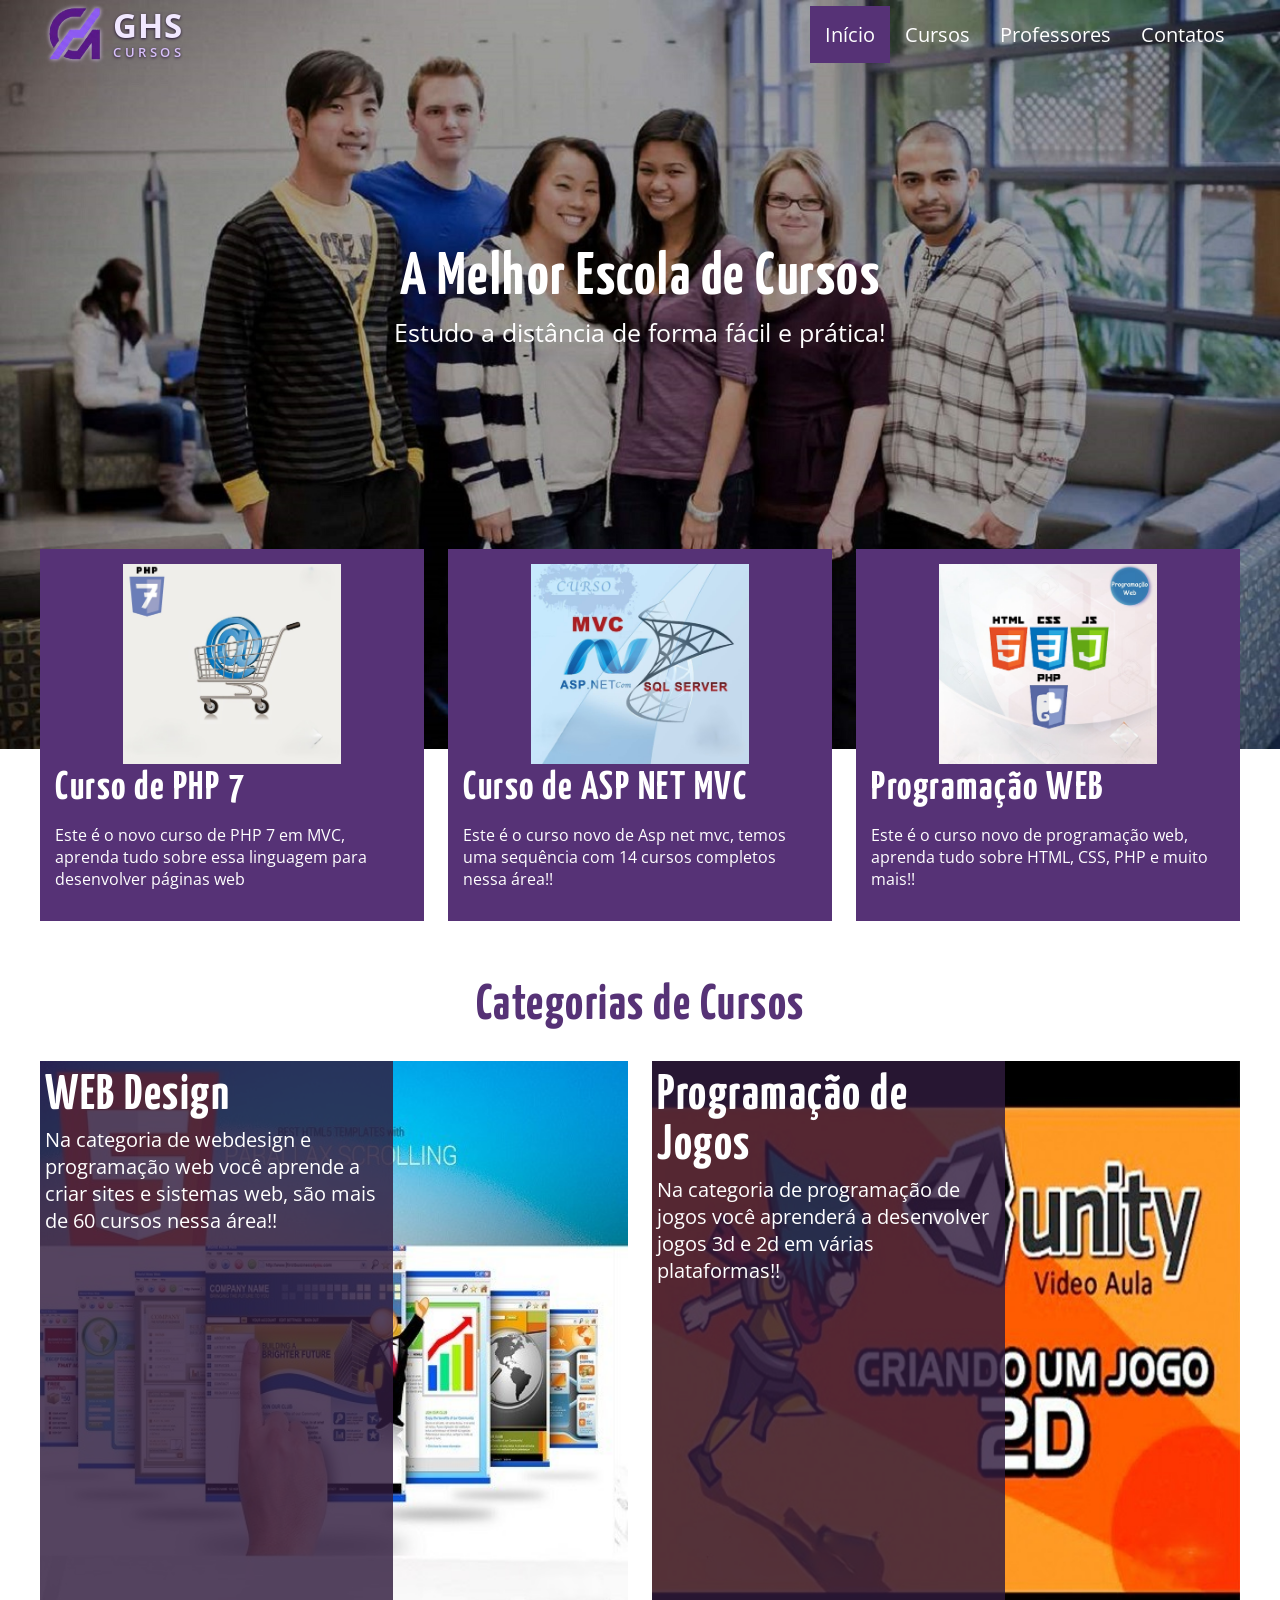
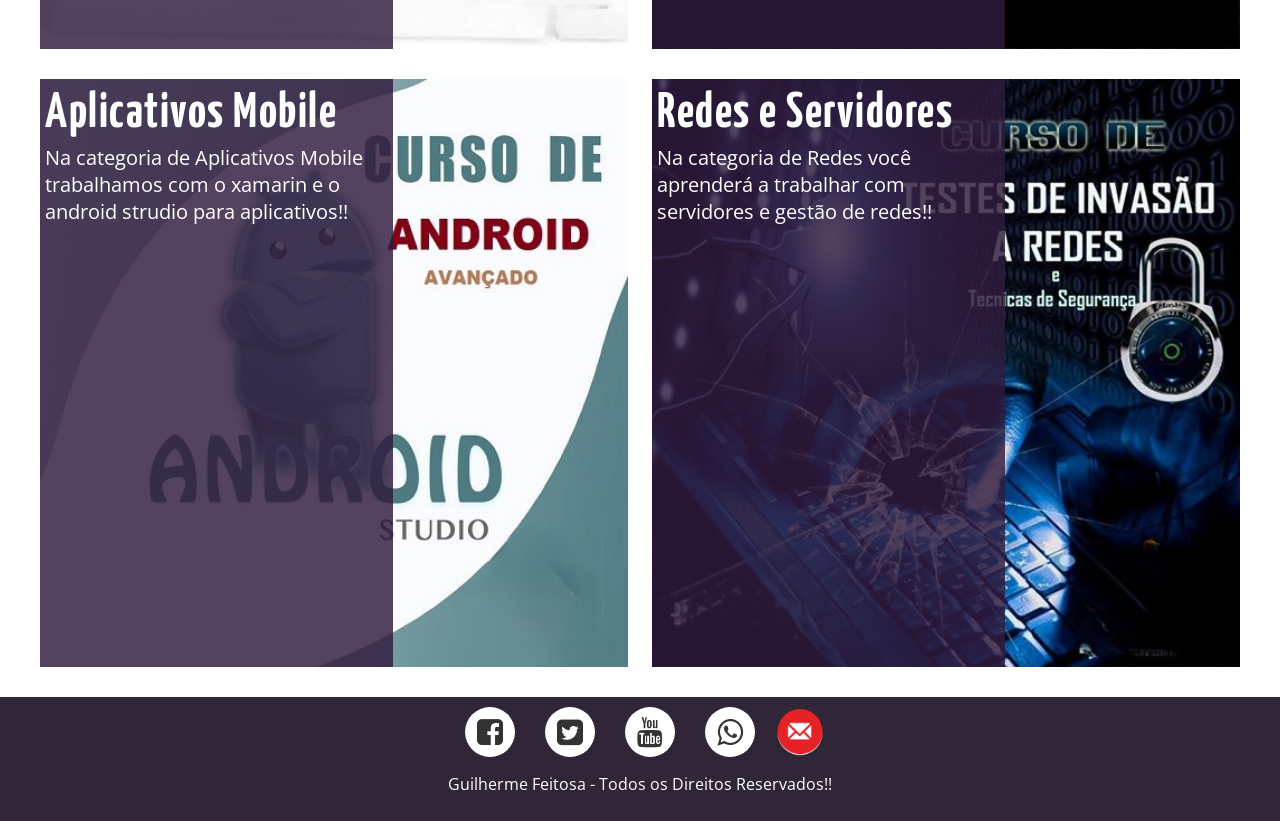
<file: index.html>
<!DOCTYPE html>
<html lang="pt-BR">

<head>

    <!-- Configuração de conjunto de caracteres para suporte  e acentos e caracteres essenciais -->
    <meta charset="UTF-8">

    <!-- Configuração de viewport para responsividade em dispositivos móveis -->
    <meta name="viewport" content="width=device-width, initial-scale=1.0">

    <!-- Palavras-chave e descrição para otimização de motores de busca (SEO) -->
    <meta name="keywords" content="curso de programação web, curso programador web, programar web, programação web">
    <meta name="description" content="Aprender programação, Aprenda programação com Profesor Guilherme H. S. Feitosa">

    <!-- Favicon (icone que aparece na aba do navegador) -->
    <link rel="shortcut icon" type="image/png" href="img/escola.png">

    <!-- Importação de biblioteca externa de ícones (Myfontastic) -->
<link href="https://cdnjs.cloudflare.com/ajax/libs/font-awesome/4.7.0/css/font-awesome.min.css" rel="stylesheet"/>

    <!-- Importação de folha de estilos (CSS principal) -->
    <link href="css/inicio.css?v=6" rel="stylesheet" type="text/css" />

    <link rel="stylesheet" href="css/transicoes.css">
    <!-- Título da página exibido no navegador -->
    <title>GHS - Início</title>
</head>
<body>

    <!-- #######################################################
         CABEÇALHO DA PÁGINA (HEADER)
         ####################################################### -->
    <header class="header">
        <div class="conteudo">

            <!-- Logotipo da escola/site -->
            <h1 class="logo"><img src="img/logo-simbolo.png" alt="" width="230" height="220"><span class="logo_nome">GHS<span class="logo_subtitulo">CURSOS</span></span></h1>

            <!-- Botão de menu hamburguer para telas menores (acionado via JS) -->
            <button class="icon-menu" id="btn-menu" type="button" aria-expanded="false" aria-controls="nav" aria-label="Abrir menu">☰</button>

            <!-- Menu de navegação principal -->
             <nav class="nav" id="nav" aria-label="Menu principal">
                    <ul class="menu">
                        <li class="menu_item"><a href="index.html" class="menu_link select" aria-current="page">Início</a></li>
                        <li class="menu_item"><a href="curso.html" class="menu_link">Cursos</a></li>
                        <li class="menu_item"><a href="professores.html" class="menu_link">Professores</a></li>
                        <li class="menu_item"><a href="contatos.html" class="menu_link">Contatos</a></li>
                </ul>
            </nav>
        </div>
    </header>

    <!-- ########################################################
         BANNER PRINCIPAL / DESTAQUE
         ######################################################## -->
    <div class="banner">
        <img src="img/banner.jpg" alt="Banner">
        <div class="conteudo">
            <h2 class="banner_titulo">A Melhor Escola de Cursos</h2>
            <p class="banner_txt">Estudo a distância de forma fácil e prática!</p>
        </div>
    </div>

    <!-- ########################################################
         CONTEÚDO PRINCIPAL (MAIN)
         ######################################################## -->
    <main class = "main">
        <div class= "conteudo">

            <!-- Secção de Destaques / Cursos em evidência -->
            <section class = "info">

                <!-- artigo 1: Cirsp de PHP-->
                <article class = "info_coluna">
                    <img src = "img/php.jpg" alt="Curso de PHP 7" class="info_img" />
                    <h2 class = "info_titulo">Curso de PHP 7</h2>
                    <p class = "info_txt">Este é o novo curso de PHP 7 em MVC, aprenda tudo sobre essa linguagem para desenvolver páginas web</p>
                </article>

                <!-- artigo 2: Curso de ASP.NET -->
                <article class="info_coluna">
                    <img src="img/asp.jpg" alt="Curso de ASP NET MVC" class="info_img">
                    <h2 class="info_titulo">Curso de ASP NET MVC</h2>
                    <p class = "info_txt"> Este é o curso novo de Asp net mvc, temos uma sequência com 14
                        cursos completos nessa área!!</p>
                </article>

                <!-- Artigo 3 : Curso de Programação Web -->
                <article class="info_coluna">
                    <img src="img/web.jpg" alt="Curso de Programação web" class="info_img">
                    <h2 class = "info_titulo">Programação WEB</h2>
                    <p class="info_txt">Este é o curso novo de programação web, aprenda tudo sobre HTML,
                        CSS, PHP e muito mais!!</p>
                </article>
            </section>

            <!-- Secção de Categorias de Curso -->
             <section class="cursos">
                <h2 class="section_titulo">Categorias de Cursos</h2>

                <!-- Categoria 1: Web Design -->
                <div class="cursos_coluna">
                    <img src="img/catweb.jpg" alt="Categoria web Design" class="cursos_img">
                    <div class="cursos_descricao">
                        <h2 class="cursos_titulo">WEB Design</h2>
                        <div class="cursos_txt">
                            Na categoria de webdesign e programação web você aprende a criar sites e sistemas web,
                            são mais de 60 cursos nessa área!!
                        </div>
                    </div>
                </div>

            <!-- Categoria 2: Programação de Jogos -->
                 <div class="cursos_coluna">
                    <img src="img/catjogos.jpg" alt="Categoria Jogos" class="cursos_img">
                    <div class="cursos_descricao">
                        <h2 class="cursos_titulo">Programação de Jogos</h2>
                        <div class="cursos_txt">
                            Na categoria de programação de jogos você aprenderá a desenvolver jogos 3d e
                            2d em várias plataformas!!
                        </div>
                    </div>
                 </div>

             <!-- Categoria 3: Aplicativos Mobile -->
                  <div class="cursos_coluna">
                    <img src="img/catapp.jpg" alt="Categoria mobile" class="cursos_img">
                    <div class="cursos_descricao">
                        <h2 class="cursos_titulo">Aplicativos Mobile</h2>
                        <div class="cursos_txt">
                            Na categoria de Aplicativos Mobile trabalhamos com o xamarin e o
                            android strudio para aplicativos!!
                        </div>
                    </div>
                  </div>

              <!-- Categoria 4: Redes e Servidores -->
                <div class="cursos_coluna">
                    <img src="img/catredes.jpg" alt="Categoria Redes" class="cursos_img">
                    <div class="cursos_descricao">
                        <h2 class="cursos_titulo">Redes e Servidores</h2>
                        <div class="cursos_txt">
                            Na categoria de Redes você aprenderá a trabalhar com servidores e gestão de redes!!
                        </div>
                    </div>
                </div>
        </section>
    </div>
</main>

<!-- ####################################################
     RODAPÉ DA PÁGINA (FOOTER)
     #################################################### -->
<footer class="footer">
    <div class="conteudo">

        <!-- links de Redes Sociais e Contactos -->
        <div class="social">
            <a href="https://www.facebook.com/" class="icon-facebook-square" target="_blank" aria-label="Facebook"></a>
            <a href="https://x.com/?lang=pt" class="icon-twitter-square" target="_blank" aria-label="Twitter"></a>
            <a href="https://www.youtube.com/" class="icon-youtube" target="_blank" aria-label="Youtube"></a>
            <a href="https://web.whatsapp.com/login/" class="icon-whatsapp" title="11 97327-5288" target="_blank" aria-label="Whatsapp"></a>
            <a href="https://mail.google.com/mail/u/0/?hl=pt-BR#inbox" target="_blank" aria-label="E-mail">
                <img src="img/email.png" width="50px" alt="teste@hotmail.com" title="teste@hotmail.com">
            </a>
        </div>

    <!-- Direitos de Autor -->
        <p class="copy">Guilherme Feitosa - Todos os Direitos Reservados!!</p>
    </div>
</footer>

<!-- ===========================================================
     SCRIPTS JAVASCRIPT
     =========================================================== -->
<!-- -->
     <script type="text/javascript" src="js/main.js?v=3"></script>

</body>
</html>
</file>
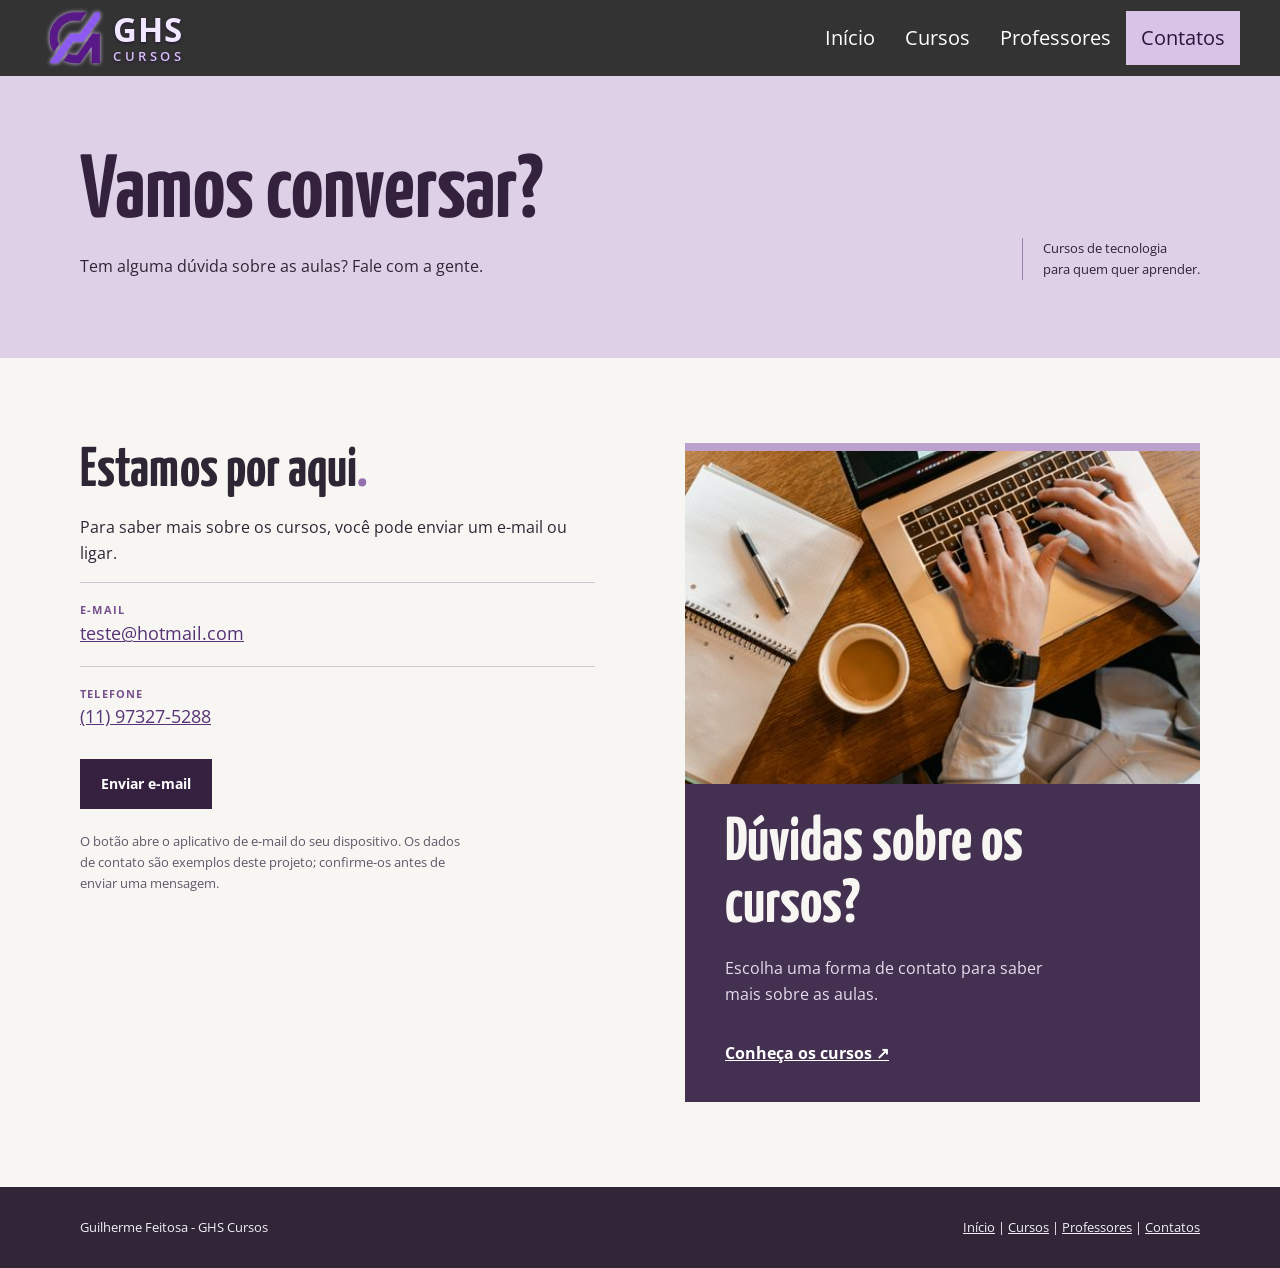
<file: contatos.html>
<!DOCTYPE html>
<html lang="pt-BR">
<head>
    <meta charset="UTF-8">
    <meta name="viewport" content="width=device-width, initial-scale=1.0">
    <meta name="description" content="Entre em contato com a GHS - Cursos.">
    <link rel="icon" href="img/escola.png" type="image/png">
    <link rel="stylesheet" href="css/catalogo.css?v=13">
    <link rel="stylesheet" href="css/transicoes.css">
    <title>GHS - Contatos</title>
</head>
<body>
    <!-- Cabeçalho do site -->
    <header class="cabecalho">
        <div class="conteudo cabecalho_conteudo">
            <a class="logo" href="index.html"><img src="img/logo-simbolo.png" alt="" width="230" height="220"><span class="logo_nome">GHS<span class="logo_subtitulo">CURSOS</span></span></a>
            <button class="menu_botao" id="btn-menu" type="button" aria-expanded="false" aria-controls="nav" aria-label="Abrir menu">☰</button>
            <nav class="nav" id="nav" aria-label="Menu principal">
                <ul>
                    <li><a href="index.html">Início</a></li>
                    <li><a href="curso.html">Cursos</a></li>
                    <li><a href="professores.html">Professores</a></li>
                    <li><a href="contatos.html" class="atual" aria-current="page">Contatos</a></li>
                </ul>
            </nav>
        </div>
    </header>
    <main>
        <!-- Página de contatos -->
        <section class="contato_topo">
            <div class="conteudo contato_topo_conteudo"><div><h1>Vamos conversar?</h1><p>Tem alguma dúvida sobre as aulas? Fale com a gente.</p></div><p class="contato_topo_nota">Cursos de tecnologia<br>para quem quer aprender.</p></div>
        </section>
        <section class="conteudo contato_conteudo">
            <div class="contato_info">
                <h2>Estamos por aqui<span>.</span></h2>
                <p>Para saber mais sobre os cursos, você pode enviar um e-mail ou ligar.</p>
                <div class="dados"><strong>E-mail</strong><a href="mailto:teste@hotmail.com">teste@hotmail.com</a></div>
                <div class="dados"><strong>Telefone</strong><a href="tel:+5511973275288">(11) 97327-5288</a></div>
                <a class="botao botao_escuro" id="email-contato" href="mailto:teste@hotmail.com?subject=Informa%C3%A7%C3%B5es%20sobre%20os%20cursos">Enviar e-mail</a>
                <p class="aviso">O botão abre o aplicativo de e-mail do seu dispositivo. Os dados de contato são exemplos deste projeto; confirme-os antes de enviar uma mensagem.</p>
            </div>
            <aside class="contato_arte">
                <img src="img/contato-online.jpg" alt="Pessoa digitando em um notebook ao lado de um caderno" width="500" height="333">
                <div class="contato_arte_texto">
                    <p class="contato_frase">Dúvidas sobre os cursos?</p>
                    <p>Escolha uma forma de contato para saber mais sobre as aulas.</p>
                    <a href="curso.html">Conheça os cursos <span aria-hidden="true">↗</span></a>
                </div>
            </aside>
        </section>
    </main>
    <!-- Rodapé -->
    <footer class="rodape">
        <div class="conteudo rodape_conteudo">
            <p>Guilherme Feitosa - GHS Cursos</p>
            <p><a href="index.html">Início</a> | <a href="curso.html">Cursos</a> | <a href="professores.html">Professores</a> | <a href="contatos.html">Contatos</a></p>
        </div>
    </footer>
    <script src="js/main.js?v=3"></script>
    <script src="js/contato.js"></script>
</body>
</html>
</file>
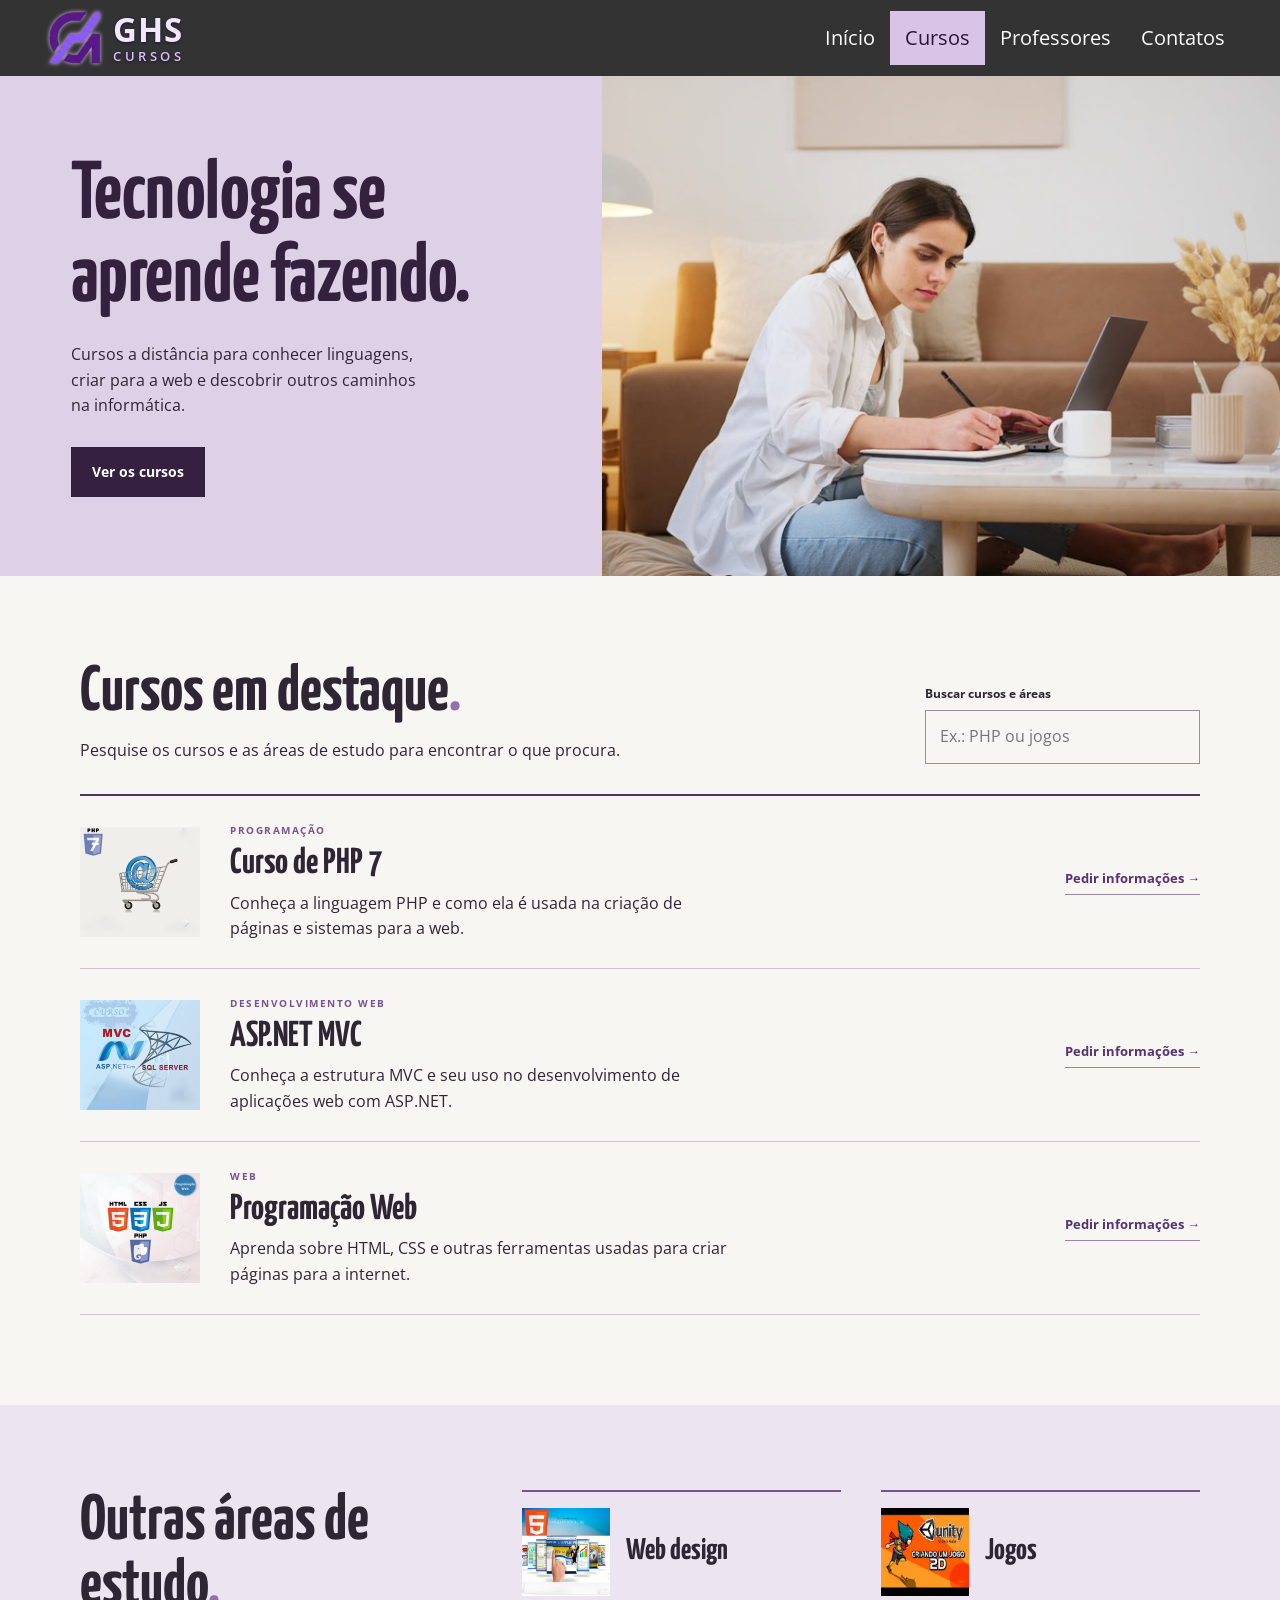
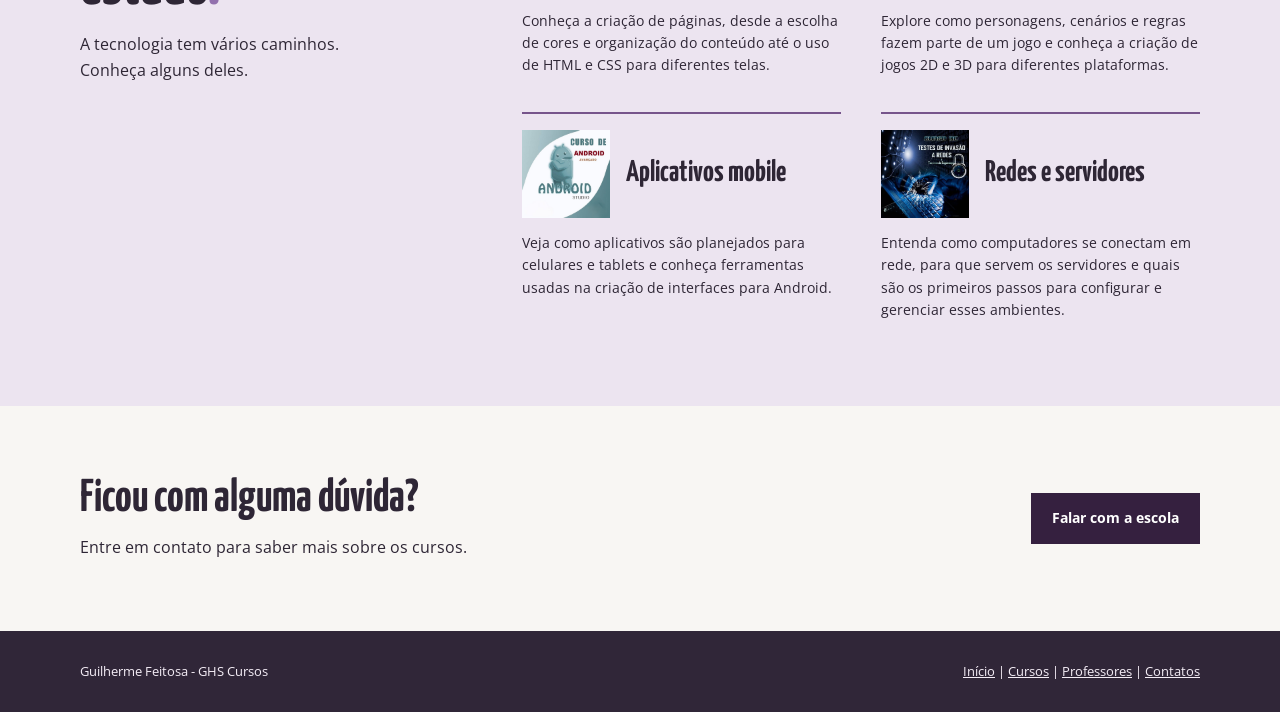
<file: curso.html>
<!DOCTYPE html>
<html lang="pt-BR">
<head>
    <meta charset="UTF-8">
    <meta name="viewport" content="width=device-width, initial-scale=1.0">
    <meta name="description" content="Conheça os cursos de programação e tecnologia da GHS - Cursos.">
    <link rel="icon" href="img/escola.png" type="image/png">
    <link rel="stylesheet" href="css/catalogo.css?v=13">
    <link rel="stylesheet" href="css/transicoes.css">
    <title>GHS - Cursos</title>
</head>
<body>
    <!-- Cabeçalho do site -->
    <header class="cabecalho">
        <div class="conteudo cabecalho_conteudo">
            <a class="logo" href="index.html"><img src="img/logo-simbolo.png" alt="" width="230" height="220"><span class="logo_nome">GHS<span class="logo_subtitulo">CURSOS</span></span></a>
            <button class="menu_botao" id="btn-menu" type="button" aria-expanded="false" aria-controls="nav" aria-label="Abrir menu">☰</button>
            <nav class="nav" id="nav" aria-label="Menu principal">
                <ul>
                    <li><a href="index.html">Início</a></li>
                    <li><a href="curso.html" class="atual" aria-current="page">Cursos</a></li>
                    <li><a href="professores.html">Professores</a></li>
                    <li><a href="contatos.html">Contatos</a></li>
                </ul>
            </nav>
        </div>
    </header>
    <main>
        <!-- Apresentação dos cursos -->
        <section class="abertura">
            <div class="abertura_texto">
                <h1>Tecnologia se aprende fazendo.</h1>
                <p>Cursos a distância para conhecer linguagens, criar para a web e descobrir outros caminhos na informática.</p>
                <a class="botao botao_escuro" href="#lista-cursos">Ver os cursos</a>
            </div>
            <figure class="abertura_imagem">
                <img src="img/estudo-distancia.jpg?v=2" alt="Pessoa estudando em casa com um notebook e um caderno" width="3840" height="2160">
            </figure>
        </section>

        <!-- Lista de cursos -->
        <section class="conteudo secao_catalogo" id="lista-cursos">
            <div class="cabecalho_secao">
                <div><h2>Cursos em destaque<span>.</span></h2><p>Pesquise os cursos e as áreas de estudo para encontrar o que procura.</p></div>
                <div class="busca" id="area-busca" hidden>
                    <label for="busca-curso">Buscar cursos e áreas</label>
                    <input id="busca-curso" type="search" placeholder="Ex.: PHP ou jogos" autocomplete="off" aria-describedby="resultado-busca">
                </div>
            </div>
            <p class="resultado" id="resultado-busca" role="status" aria-live="polite"></p>
            <div class="lista_cursos" id="cursos">
                <article class="curso" id="php" data-busca="php 7 php7">
                    <img class="curso_imagem" src="img/php.jpg" alt="Ilustração do curso de PHP 7" width="128" height="128">
                    <div class="curso_texto"><p class="curso_tipo">PROGRAMAÇÃO</p><h3>Curso de PHP 7</h3><p>Conheça a linguagem PHP e como ela é usada na criação de páginas e sistemas para a web.</p></div>
                    <a href="contatos.html?curso=PHP%207">Pedir informações <span aria-hidden="true">→</span><span class="sr-only"> sobre o curso de PHP 7</span></a>
                </article>
                <article class="curso" id="asp" data-busca="asp net mvc aspnet">
                    <img class="curso_imagem" src="img/asp.jpg" alt="Ilustração do curso de ASP.NET MVC" width="128" height="128">
                    <div class="curso_texto"><p class="curso_tipo">DESENVOLVIMENTO WEB</p><h3>ASP.NET MVC</h3><p>Conheça a estrutura MVC e seu uso no desenvolvimento de aplicações web com ASP.NET.</p></div>
                    <a href="contatos.html?curso=ASP.NET%20MVC">Pedir informações <span aria-hidden="true">→</span><span class="sr-only"> sobre ASP.NET MVC</span></a>
                </article>
                <article class="curso" id="web" data-busca="programação web html css sites internet">
                    <img class="curso_imagem" src="img/web.jpg" alt="Ilustração do curso de programação web" width="128" height="128">
                    <div class="curso_texto"><p class="curso_tipo">WEB</p><h3>Programação Web</h3><p>Aprenda sobre HTML, CSS e outras ferramentas usadas para criar páginas para a internet.</p></div>
                    <a href="contatos.html?curso=Programa%C3%A7%C3%A3o%20Web">Pedir informações <span aria-hidden="true">→</span><span class="sr-only"> sobre programação web</span></a>
                </article>
                <div id="resultados-areas"></div>
            </div>
        </section>

        <!-- Áreas de estudo -->
        <section class="areas" id="categorias">
            <div class="conteudo areas_conteudo">
                <div class="areas_intro"><h2>Outras áreas de estudo<span>.</span></h2><p>A tecnologia tem vários caminhos. Conheça alguns deles.</p></div>
                <div class="areas_lista">
                    <div class="area_estudo" data-busca="web design programação web sites html css">
                        <div class="area_cabecalho"><img src="img/catweb.jpg" alt="Ilustração sobre web design" width="104" height="104"><h3>Web design</h3></div>
                        <p>Conheça a criação de páginas, desde a escolha de cores e organização do conteúdo até o uso de HTML e CSS para diferentes telas.</p>
                    </div>
                    <div class="area_estudo" data-busca="jogos programação jogos 2d 3d">
                        <div class="area_cabecalho"><img src="img/catjogos.jpg" alt="Ilustração sobre programação de jogos" width="104" height="104"><h3>Jogos</h3></div>
                        <p>Explore como personagens, cenários e regras fazem parte de um jogo e conheça a criação de jogos 2D e 3D para diferentes plataformas.</p>
                    </div>
                    <div class="area_estudo" data-busca="aplicativos mobile celular tablet android">
                        <div class="area_cabecalho"><img src="img/catapp.jpg" alt="Ilustração sobre aplicativos mobile" width="104" height="104"><h3>Aplicativos mobile</h3></div>
                        <p>Veja como aplicativos são planejados para celulares e tablets e conheça ferramentas usadas na criação de interfaces para Android.</p>
                    </div>
                    <div class="area_estudo" data-busca="redes servidores computadores">
                        <div class="area_cabecalho"><img src="img/catredes.jpg" alt="Ilustração sobre redes e servidores" width="104" height="104"><h3>Redes e servidores</h3></div>
                        <p>Entenda como computadores se conectam em rede, para que servem os servidores e quais são os primeiros passos para configurar e gerenciar esses ambientes.</p>
                    </div>
                </div>
            </div>
        </section>
        <section class="conteudo duvida"><div><h2>Ficou com alguma dúvida?</h2><p>Entre em contato para saber mais sobre os cursos.</p></div><a class="botao botao_escuro" href="contatos.html">Falar com a escola</a></section>
    </main>
    <!-- Rodapé -->
    <footer class="rodape">
        <div class="conteudo rodape_conteudo">
            <p>Guilherme Feitosa - GHS Cursos</p>
            <p><a href="index.html">Início</a> | <a href="curso.html">Cursos</a> | <a href="professores.html">Professores</a> | <a href="contatos.html">Contatos</a></p>
        </div>
    </footer>
    <script src="js/main.js?v=3"></script>
    <script src="js/cursos.js?v=4"></script>
</body>
</html>
</file>
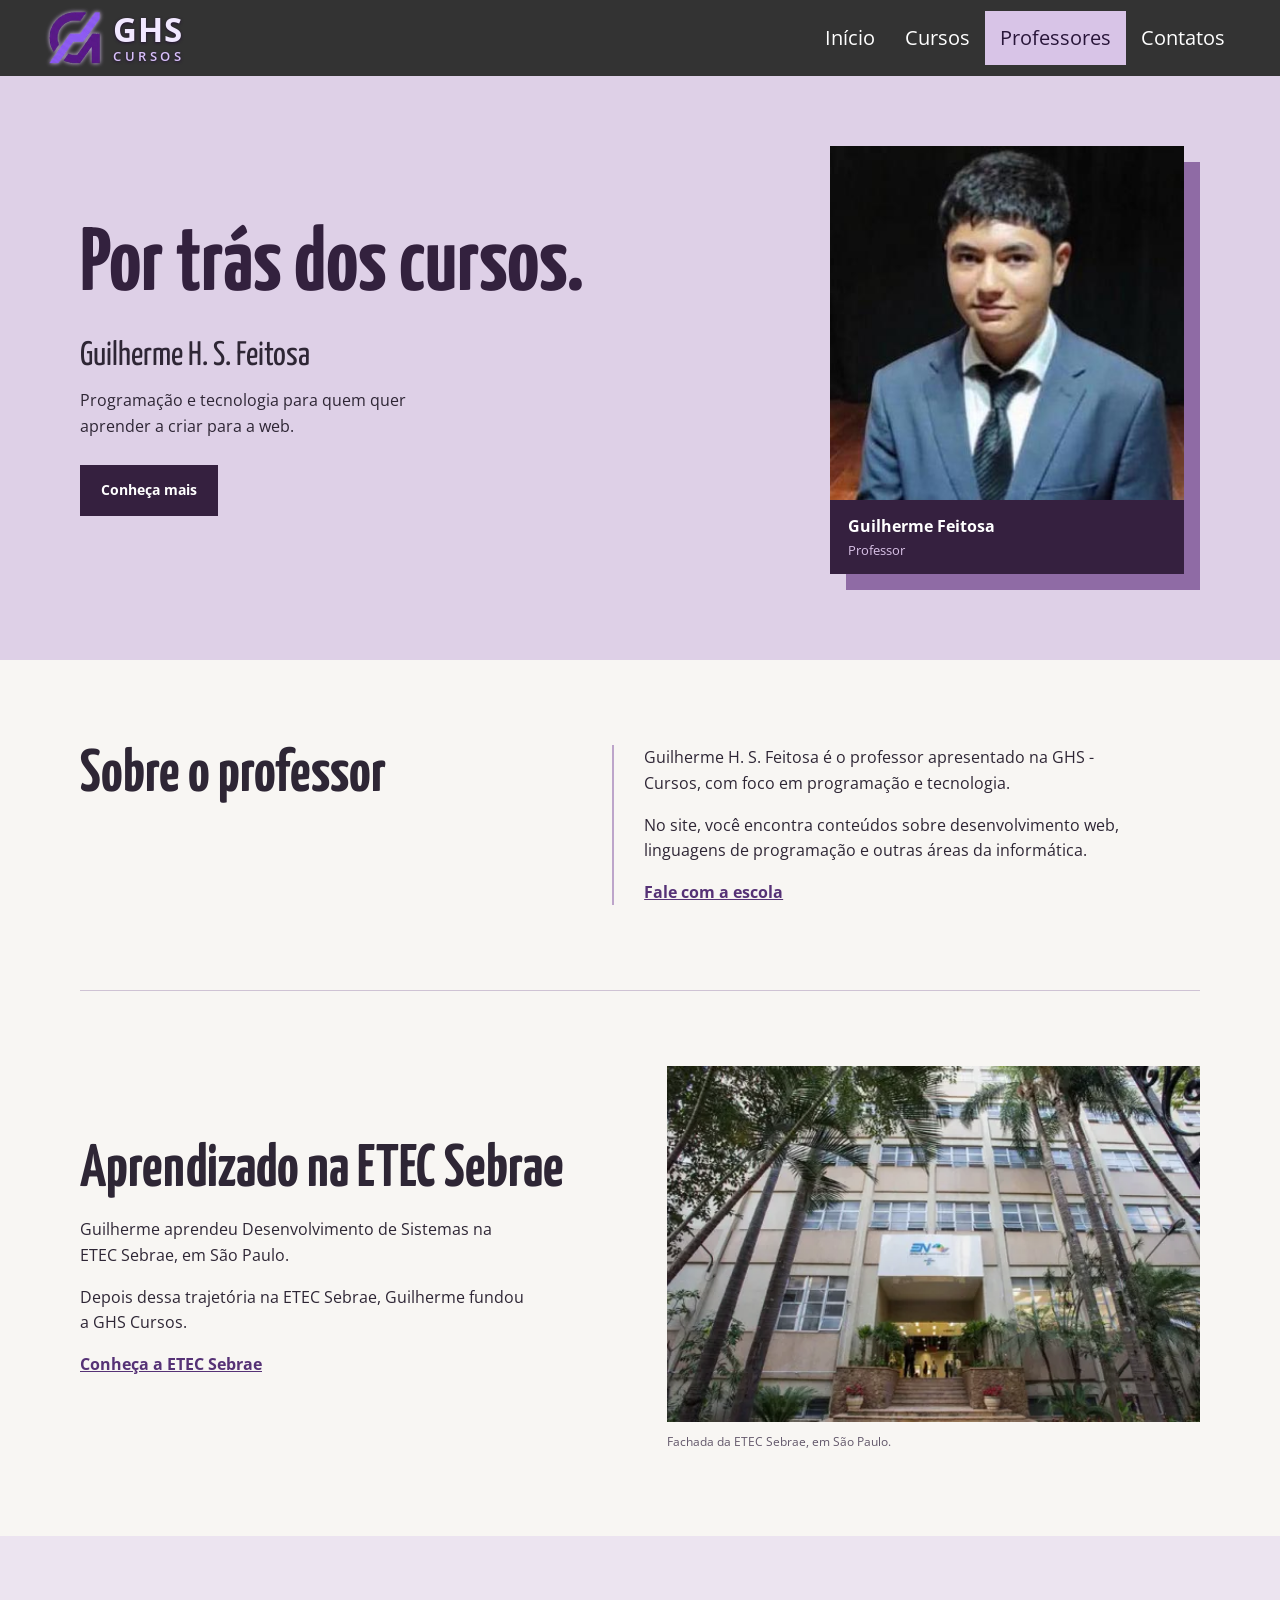
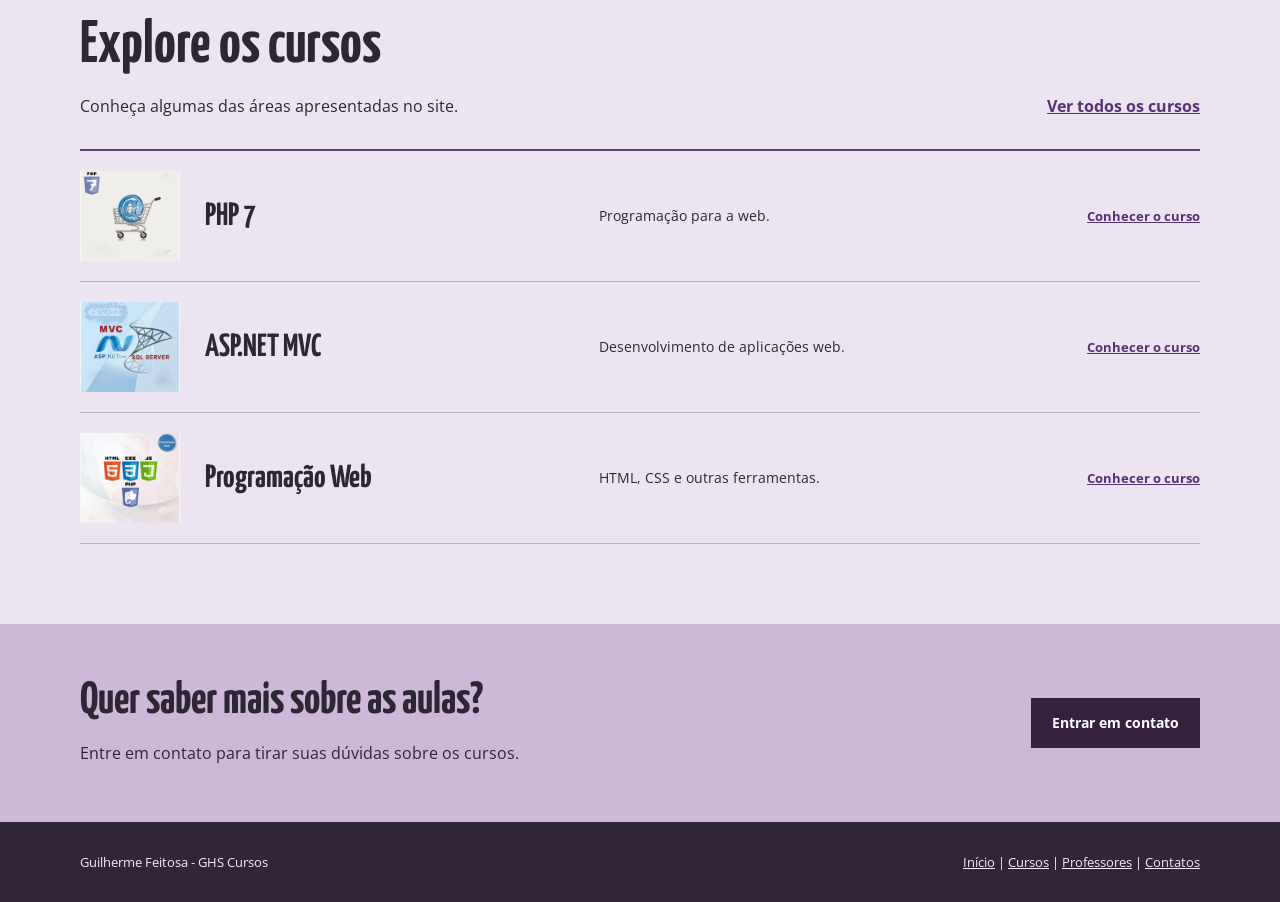
<file: professores.html>
<!DOCTYPE html>
<html lang="pt-BR">
<head>
    <meta charset="UTF-8">
    <meta name="viewport" content="width=device-width, initial-scale=1.0">
    <meta name="description" content="Conheça o professor apresentado no site GHS - Cursos.">
    <link rel="icon" href="img/escola.png" type="image/png">
    <link rel="stylesheet" href="css/catalogo.css?v=13">
    <link rel="stylesheet" href="css/professores.css?v=6">
    <link rel="stylesheet" href="css/transicoes.css">
    <title>GHS - Professores</title>
</head>
<body>
    <!-- Cabeçalho do site -->
    <header class="cabecalho">
        <div class="conteudo cabecalho_conteudo">
            <a class="logo" href="index.html"><img src="img/logo-simbolo.png" alt="" width="230" height="220"><span class="logo_nome">GHS<span class="logo_subtitulo">CURSOS</span></span></a>
            <button class="menu_botao" id="btn-menu" type="button" aria-expanded="false" aria-controls="nav" aria-label="Abrir menu">☰</button>
            <nav class="nav" id="nav" aria-label="Menu principal">
                <ul>
                    <li><a href="index.html">Início</a></li>
                    <li><a href="curso.html">Cursos</a></li>
                    <li><a href="professores.html" class="atual" aria-current="page">Professores</a></li>
                    <li><a href="contatos.html">Contatos</a></li>
                </ul>
            </nav>
        </div>
    </header>

    <main>
        <!-- Apresentação do professor -->
        <section class="apresentacao">
            <div class="conteudo apresentacao_conteudo">
                <div class="apresentacao_texto">
                    <h1>Por trás dos cursos.</h1>
                    <p class="nome">Guilherme H. S. Feitosa</p>
                    <p>Programação e tecnologia para quem quer aprender a criar para a web.</p>
                    <a class="botao botao_escuro" href="#sobre">Conheça mais</a>
                </div>
                <div class="retrato">
                    <img src="img/professor-guilherme.png" alt="Foto de Guilherme H. S. Feitosa" width="404" height="404">
                    <div class="retrato_legenda"><strong>Guilherme Feitosa</strong><span>Professor</span></div>
                </div>
            </div>
        </section>

        <!-- Informações e assuntos do site -->
        <section class="conteudo sobre" id="sobre">
            <div class="sobre_titulo">
                <h2>Sobre o professor</h2>
            </div>
            <div class="sobre_texto">
                <p>Guilherme H. S. Feitosa é o professor apresentado na GHS - Cursos, com foco em programação e tecnologia.</p>
                <p>No site, você encontra conteúdos sobre desenvolvimento web, linguagens de programação e outras áreas da informática.</p>
                <a href="contatos.html">Fale com a escola</a>
            </div>
        </section>

        <!-- Formação do professor -->
        <section class="formacao">
            <div class="conteudo formacao_conteudo">
                <div class="formacao_texto">
                    <h2>Aprendizado na ETEC Sebrae</h2>
                    <p>Guilherme aprendeu Desenvolvimento de Sistemas na ETEC Sebrae, em São Paulo.</p>
                    <p>Depois dessa trajetória na ETEC Sebrae, Guilherme fundou a GHS Cursos.</p>
                    <a href="https://www.etecsebrae.com/">Conheça a ETEC Sebrae</a>
                </div>
                <figure class="formacao_foto">
                    <img src="img/etec-sebrae.png" alt="Fachada do prédio da ETEC Sebrae em São Paulo" width="500" height="334" loading="lazy">
                    <figcaption>Fachada da ETEC Sebrae, em São Paulo.</figcaption>
                </figure>
            </div>
        </section>

        <!-- Cursos disponíveis -->
        <section class="cursos_professor">
            <div class="conteudo">
                <div class="cursos_cabecalho">
                    <div><h2>Explore os cursos</h2><p>Conheça algumas das áreas apresentadas no site.</p></div>
                    <a href="curso.html">Ver todos os cursos</a>
                </div>
                <div class="cursos_lista">
                    <article class="curso_destaque">
                        <img src="img/php.jpg" alt="Ilustração do curso de PHP 7" width="960" height="879">
                        <div><h3>PHP 7</h3><p>Programação para a web.</p><a href="curso.html#php">Conhecer o curso</a></div>
                    </article>
                    <article class="curso_destaque">
                        <img src="img/asp.jpg" alt="Ilustração do curso de ASP.NET MVC" width="960" height="879">
                        <div><h3>ASP.NET MVC</h3><p>Desenvolvimento de aplicações web.</p><a href="curso.html#asp">Conhecer o curso</a></div>
                    </article>
                    <article class="curso_destaque">
                        <img src="img/web.jpg" alt="Ilustração do curso de programação web" width="960" height="879">
                        <div><h3>Programação Web</h3><p>HTML, CSS e outras ferramentas.</p><a href="curso.html#web">Conhecer o curso</a></div>
                    </article>
                </div>
            </div>
        </section>

        <!-- Link para contato -->
        <section class="contato_professor">
            <div class="conteudo contato_professor_conteudo">
                <div><h2>Quer saber mais sobre as aulas?</h2><p>Entre em contato para tirar suas dúvidas sobre os cursos.</p></div>
                <a class="botao contato_botao" href="contatos.html">Entrar em contato</a>
            </div>
        </section>
    </main>

    <!-- Rodapé -->
    <footer class="rodape">
        <div class="conteudo rodape_conteudo">
            <p>Guilherme Feitosa - GHS Cursos</p>
            <p><a href="index.html">Início</a> | <a href="curso.html">Cursos</a> | <a href="professores.html">Professores</a> | <a href="contatos.html">Contatos</a></p>
        </div>
    </footer>
    <script src="js/main.js?v=3"></script>
</body>
</html>
</file>
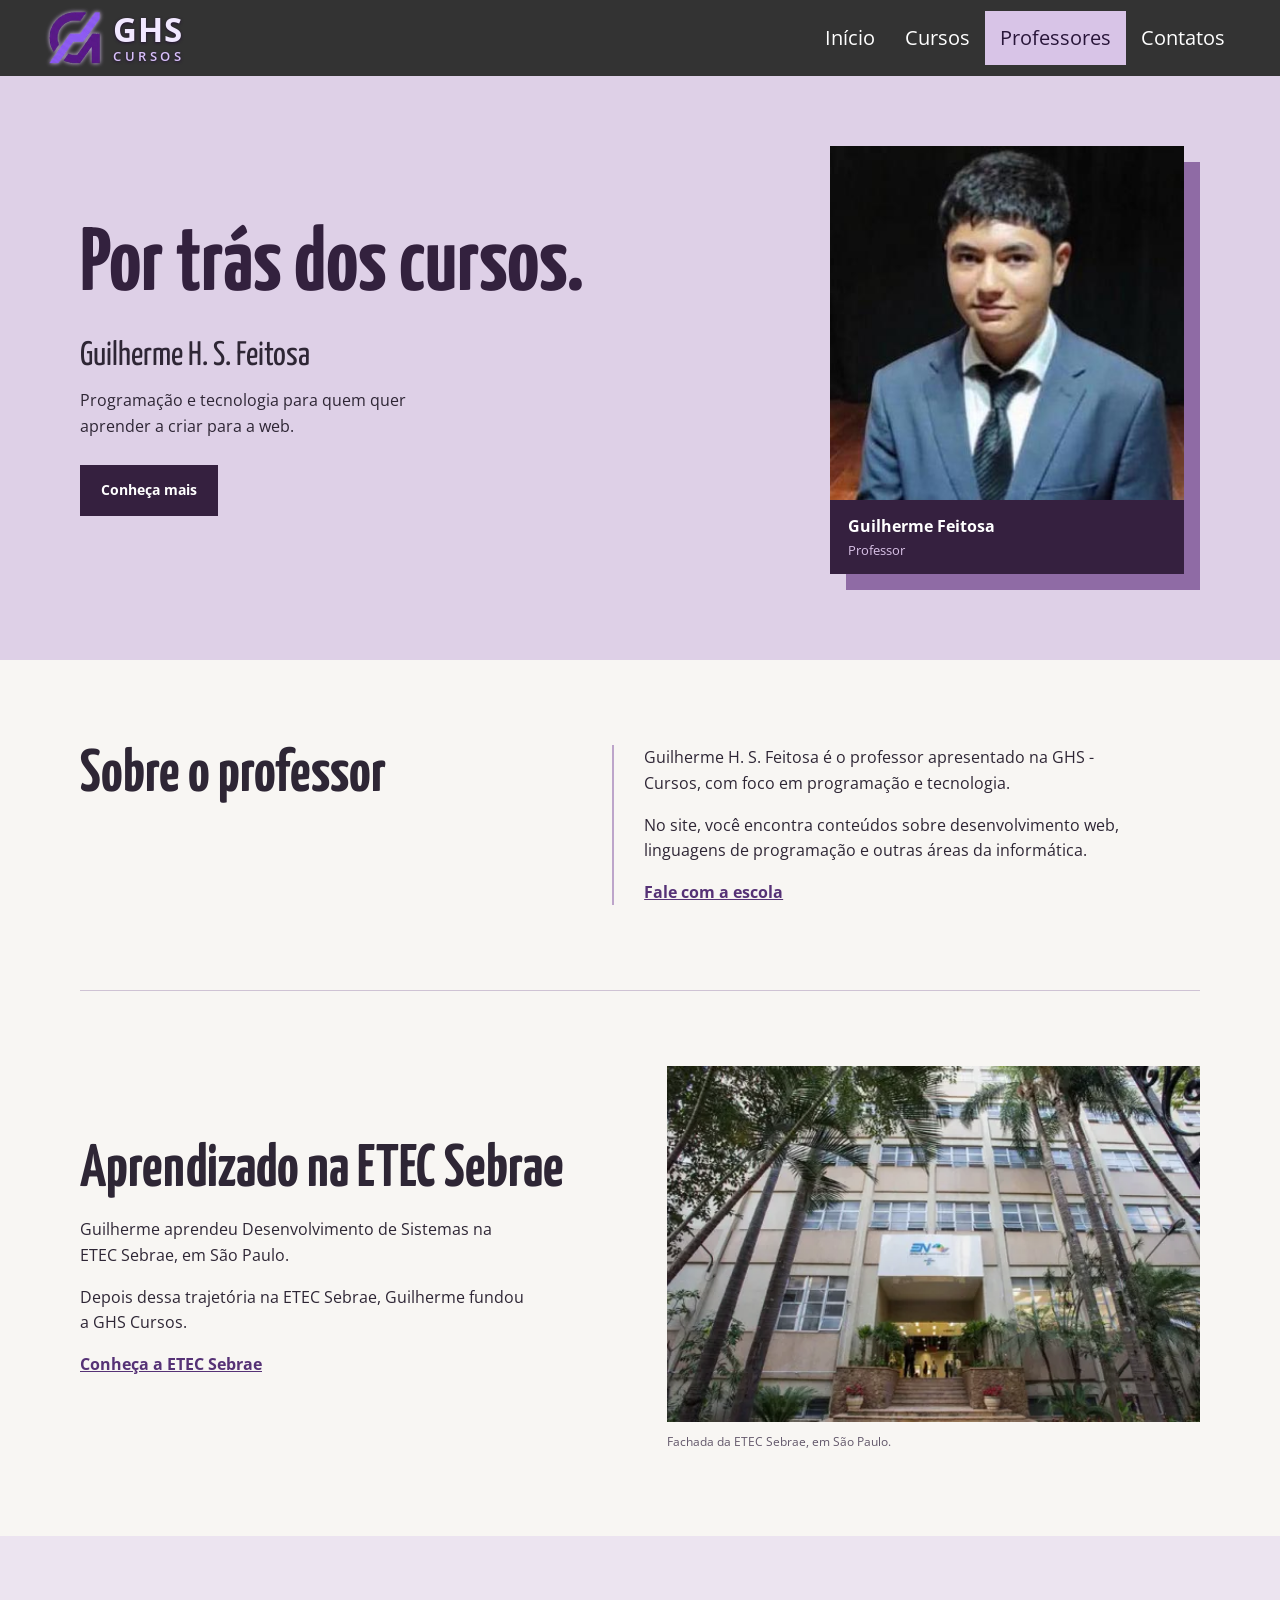
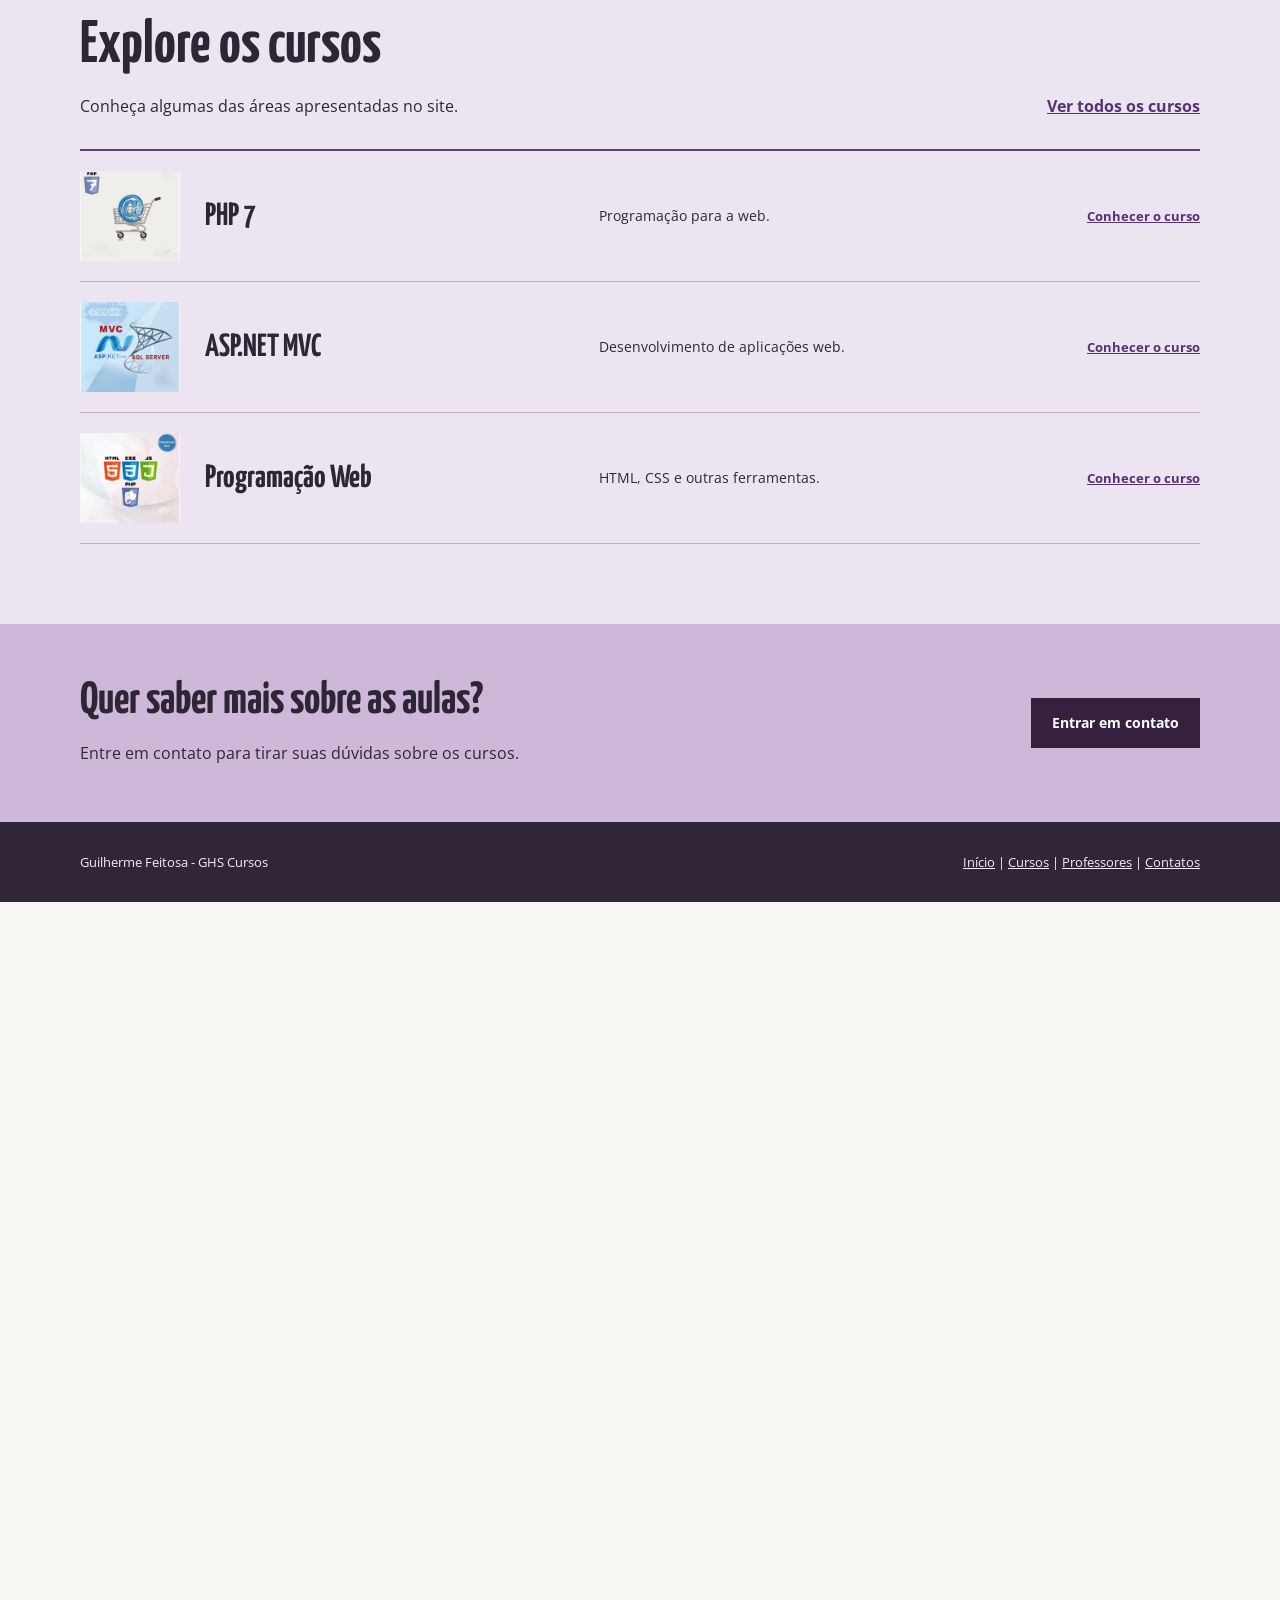
<file: usuarios.html>
<!DOCTYPE html>
<html lang="pt-BR">
<head>
    <meta charset="UTF-8">
    <meta name="viewport" content="width=device-width, initial-scale=1.0">
    <meta http-equiv="refresh" content="0; url=professores.html">
    <title>GHS - Professores</title>
</head>
<body>
    <p>A página mudou. <a href="professores.html">Acesse a página de professores</a>.</p>
</body>
</html>
</file>
<file: css/inicio.css>
@import url('https://fonts.googleapis.com/css?family=Open+Sans');
    @import url('https://fonts.googleapis.com/css?family=Yanone+Kaffeesatz');

    *{
        box-sizing: border-box;
    }

    body {
        margin:0 auto;
        font-family: 'Open Sans', sans-serif;
    }

    h1, h2, h3, h4, h5, h6 {
        font-family: 'Yanone Kaffeesatz', sans-serif;
        letter-spacing: 1.5px;
    }

    img{
        display: block;
        max-width: 100%;
        margin: 0 auto;
    }

       .header {
        height: 76px;
       }

    .header .conteudo{
        display: flex;
        justify-content: space-between;
        align-items: center;
    }

       .conteudo {
        margin: auto;
        width: 99%;
       }

    .logo{
        display: flex;
        align-items: center;
        gap: 8px;
        margin: 4px 5px;
    }

    .logo img {
        width: 60px;
        height: 60px;
        object-fit: contain;
        margin: 0;
        filter: drop-shadow(0 0 2px #d9c4f2);
    }

    .logo_nome {
        display: block;
        color: #f1e8ff;
        font: 700 33px/.95 'Open Sans', Arial, sans-serif;
        letter-spacing: 1px;
        text-shadow: 0 1px 3px #241334;
    }

    .logo_subtitulo {
        display: block;
        color: #d8c0fa;
        font-size: 13px;
        font-weight: 600;
        letter-spacing: 3.5px;
        margin-top: 5px;
    }

    .logo, .icon-menu{
        color: #FFF;
    }

    .icon-menu{
        margin: 5px;
        display: block;
        width: 40px;
        height: 40px;
        font-size: 30px;
        background: #563276;
        text-align: center;
        line-height: 45px;
        border-radius: 5px;
        margin-left: auto;
        cursor: pointer;
    }

    .nav {
        position: absolute;
        top: 76px;
        left: -100%;
        width: 100%;
        transition: all 0.4s;
    }

    .menu{
        list-style: none;
        padding: 0;
        margin: 0;
    }

    .menu_link{
        display: block;
        padding: 15px;
        background: #563276;
        text-decoration: none;
        color: #FFF;
    }

    .menu_link:hover , .select {
        background: white;
        color: #563276;
    }

    .mostrar{
        left: 0%;
    }

       .banner {
        margin-top: -76px;
        z-index: -1000;
        position: relative;
        margin-bottom: 20px;
       }

       .banner img {
        width: 100%;
       }

        .banner .conteudo{
            position: absolute;
            top: 50%;
            left: 50%;
            width: 100%;
            color: #FFF;
            text-align: center;
            transform: translateX(-50%) translateY(-50%);
        }

        .banner_titulo{
            font-size: 25px;
        }

        .banner_txt{
            display: none;
        }

        .info_coluna{
            background: #563276;
            color: #FFF;
            padding: 15px;
            margin-bottom: 30px;
        }

    .cursos_coluna{
        position: relative;
        margin-bottom: 30px;
    }

    .cursos_descricao{
        position: absolute;
        top: 0;
        left: 0;
        color: #FFF;
        background: rgba(48, 28, 62, 0.82);
        width: 60%;
        height: 100%;
        padding: 5px;
    }

    .cursos_titulo{
        font-size: 25px;
        margin: 5px 0;
    }

    .section_titulo{
        text-align: center;
        font-size: 35px;
        color: #563276;
        width: 100%;
    }

    .footer{
        background: #302638;
        color: #FFF;
        padding: 10px;
        text-align: center;
    }

    .social {
        display: flex;
        justify-content: center;
        align-items: center;
        gap: 10px;
    }

    .social [class^="icon-"]{
        display: inline-block;
        color: #333;
        text-decoration: none;
        font-size: 30px;
        padding: 10px;
        background: white;
        border-radius: 50%;
        width: 50px;
        height: 50px;
        line-height: 30px;
    }

    .social img {
        display: block;
    }

    [class^="icon-"] {
        font-family: FontAwesome;
        font-style: normal;
    }
    .icon-menu::before { content: "\f0c9"; }
    .icon-facebook-square::before { content: "\f082"; }
    .icon-twitter-square::before { content: "\f081"; }
    .icon-youtube::before { content: "\f167"; }
    .icon-whatsapp::before { content: "\f232"; }

    @media(min-width: 480px) {
        .logo {
            font-size: 40px;
        }

        .banner_titulo {
            font-size: 30px;
            margin: 5px 0;
        }

        .banner_txt {
            display: block;
            font-size: 18px;
            margin: 7px 0;
        }

        .info, .cursos {
            display: flex;
            justify-content: space-between;
            margin-top: -90px;
        }

        .info_coluna {
            width: 32%;
        }

        .info_img {
            height: 150px;
            object-fit: cover;
        }

        .cursos {
            flex-wrap: wrap;
            margin-top: 0;
        }

        .cursos_coluna {
            width: 49%;
        }

        .social [class^="icon-"] {
            margin: 0 10px;
        }
    }

    @media(min-width: 760px) {
        .banner_titulo {
            font-size: 50px;
        }

        .cursos_titulo {
            font-size: 40px;
        }
    }

    @media(min-width: 1024px) {
        .conteudo {
            width: 1000px;
        }

        .section_titulo {
            font-size: 50px;
            margin: 30px 0;
        }

        .nav {
            position: static;
            width: auto;
        }

        .menu {
            display: flex;
        }

        .icon-menu {
            display: none;
        }

        .menu_link {
            background: none;
            font-size: 20px;
        }

        .select {
            color: #FFF;
            background: #563276;
        }

        .banner_titulo {
            font-size: 60px;
        }

        .banner_txt {
            font-size: 25px;
        }

        .cursos_titulo {
            font-size: 50px;
        }

        .cursos_txt {
            font-size: 20px;
        }

        .info {
            margin-top: -120px;
        }

        .info_img {
            height: 200px;
        }

        .info_titulo {
            font-size: 40px;
            margin: 5px 0;
        }
    }

    @media(min-width: 1200px) {
        .conteudo {
            width: 1200px;
        }

        .logo {
            font-size: 60px;
        }

        .banner .conteudo {
            top: 40%;
        }

        .info {
            margin-top: -220px;
        }
    }

/* Alinha as imagens e as faixas das categorias. */
.cursos_coluna {
    display: grid;
    overflow: hidden;
}
.cursos_img {
    grid-area: 1 / 1;
    width: 100%;
    height: 100%;
    aspect-ratio: 1 / 1;
    object-fit: cover;
}
.cursos_descricao {
    grid-area: 1 / 1;
    position: static;
    min-width: 0;
}

/* Deixa o menu funcionar também no celular. */
.header { position: relative; z-index: 2; }
.icon-menu { border: 0; font-family: Arial, sans-serif; line-height: 40px; }
.icon-menu::before { content: none; }
@media (max-width: 1023px) {
    .nav { left: 0; }
    .js .nav { left: -100%; }
    .js .nav.mostrar { left: 0; }
    .icon-menu { display: none; }
    .js .icon-menu { display: block; }
}
</file>
<file: css/transicoes.css>
/* Transição entre páginas, sem animar o cabeçalho. */
@view-transition { navigation: auto; }
header { view-transition-name: cabecalho; }
::view-transition-old(root) { animation: sair-pagina 280ms ease both; }
::view-transition-new(root) { animation: entrar-pagina 280ms ease both; }
::view-transition-group(cabecalho) { animation: none; }
::view-transition-old(cabecalho) { animation: none; opacity: 0; }
::view-transition-new(cabecalho) { animation: none; opacity: 1; }

@keyframes sair-pagina {
    to { opacity: 0.6; transform: translateX(-14px); }
}
@keyframes entrar-pagina {
    from { opacity: 0.6; transform: translateX(14px); }
}

/* Não anima para quem prefere menos movimento. */
@media (prefers-reduced-motion: reduce) {
    ::view-transition-group(*),
    ::view-transition-old(*),
    ::view-transition-new(*) { animation: none; }
}
</file>
<file: css/catalogo.css>
@import url('https://fonts.googleapis.com/css?family=Open+Sans:400,600,700|Yanone+Kaffeesatz:400,700');

/* Estilos das páginas internas */
* { box-sizing: border-box; }
html { scroll-behavior: smooth; }
body { margin: 0; color: #2e2635; background: #f8f6f3; font-family: 'Open Sans', Arial, sans-serif; line-height: 1.6; }
img { display: block; max-width: 100%; }
h1, h2, h3, p { margin-top: 0; }
h1, h2, h3 { font-family: 'Yanone Kaffeesatz', Arial, sans-serif; line-height: 1.02; font-weight: 700; }
a { color: #563276; }
a:focus-visible, button:focus-visible, input:focus-visible { outline: 3px solid #9565c2; outline-offset: 3px; }
.conteudo { width: min(1120px, calc(100% - 48px)); margin: 0 auto; }
[hidden] { display: none !important; }
.sr-only { position: absolute; width: 1px; height: 1px; padding: 0; margin: -1px; overflow: hidden; clip: rect(0, 0, 0, 0); white-space: nowrap; border: 0; }

/* Cabeçalho */
.cabecalho { position: relative; z-index: 2; color: #fff; background: #333; }
.cabecalho_conteudo { width: 99%; min-height: 76px; display: flex; justify-content: space-between; align-items: center; gap: 20px; }
.logo { display: flex; align-items: center; gap: 8px; flex-shrink: 0; margin: 4px 0 4px 5px; text-decoration: none; }
.logo img { width: 60px; height: 60px; object-fit: contain; filter: drop-shadow(0 0 2px #d9c4f2); }
.logo_nome { display: block; color: #f1e8ff; font: 700 33px/.95 'Open Sans', Arial, sans-serif; letter-spacing: 1px; text-shadow: 0 1px 3px #241334; }
.logo_subtitulo { display: block; color: #d8c0fa; font-size: 13px; font-weight: 600; letter-spacing: 3.5px; margin-top: 5px; }
.nav ul { display: flex; list-style: none; margin: 0; padding: 0; }
.nav a { display: block; color: #fff; text-decoration: none; font-size: 20px; line-height: 1.2; padding: 15px; }
.nav a:hover { background: #eee8f3; color: #382144; }
.nav a.atual { background: #d8c4e7; color: #29163a; }
.menu_botao { display: none; width: 40px; height: 40px; background: #d8c4e7; border: 0; border-radius: 5px; color: #29163a; font-size: 28px; cursor: pointer; }
.botao { display: inline-block; padding: 14px 21px; font-size: 14px; font-weight: 700; text-decoration: none; }
.botao_escuro { background: #35203f; color: #fff; }
.botao_escuro:hover { background: #62417a; }

/* Abertura dos cursos */
.abertura { display: grid; grid-template-columns: 47% 53%; min-height: 500px; background: #ded0e7; }
.abertura_texto { align-self: center; justify-self: end; width: min(100%, 555px); padding: 64px 48px 64px 24px; }
.abertura_texto h1 { max-width: 470px; color: #33213e; font-size: clamp(58px, 6.4vw, 88px); letter-spacing: -.5px; margin: 0 0 20px; }
.abertura_texto > p { max-width: 39ch; margin-bottom: 28px; }
.abertura_imagem { position: relative; min-width: 0; margin: 0; overflow: hidden; background: #483355; }
.abertura_imagem img { width: 100%; height: 100%; position: absolute; inset: 0; object-fit: cover; }

/* Lista de cursos */
.secao_catalogo { padding: 85px 0 90px; }
.cabecalho_secao { display: flex; justify-content: space-between; align-items: end; gap: 30px; }
.cabecalho_secao h2, .areas h2, .duvida h2 { font-size: clamp(48px, 5vw, 64px); margin: 0 0 12px; }
.cabecalho_secao h2 span, .areas h2 span, .contato_info h2 span { color: #9270ad; }
.cabecalho_secao p:last-child, .areas p:last-child, .duvida p { margin-bottom: 0; }
.busca { width: min(100%, 275px); flex-shrink: 0; }
.busca label { display: block; font-size: 12px; font-weight: 700; margin-bottom: 7px; }
.busca input { width: 100%; border: 1px solid #9e8aaa; border-radius: 0; padding: 13px 14px; font: inherit; background: transparent; }
.resultado { font-size: 14px; margin: 12px 0 0; }
.resultado:empty { display: none; }
.lista_cursos { margin-top: 30px; border-top: 2px solid #4f365b; }
.curso { display: grid; grid-template-columns: 120px minmax(0, 1fr) auto; gap: 30px; align-items: center; padding: 26px 0; border-bottom: 1px solid #cfc3d4; }
.curso_imagem { width: 120px; height: 110px; object-fit: contain; background: #eee9ee; }
.curso_tipo { font-size: 10px; font-weight: 700; letter-spacing: 1.5px; color: #79538e; margin: 0 0 8px; }
.curso h3 { font-size: 36px; margin: 0 0 8px; }
.curso_texto > p:last-child { max-width: 57ch; margin: 0; }
.curso > a { font-size: 13px; font-weight: 700; white-space: nowrap; text-decoration: none; border-bottom: 1px solid #9d83aa; padding-bottom: 5px; }
.curso > a:hover { color: #2c1839; border-color: #2c1839; }

/* Áreas de estudo */
.areas { background: #ece4f0; padding: 85px 0; }
.areas_conteudo { display: grid; grid-template-columns: .8fr 1.5fr; gap: 80px; }
.areas_intro { max-width: 300px; }
.areas_lista { display: grid; grid-template-columns: repeat(2, minmax(0, 1fr)); gap: 35px 40px; }
.areas_lista > div { border-top: 2px solid #76548b; padding-top: 16px; }
.area_cabecalho { display: flex; align-items: center; gap: 16px; margin-bottom: 14px; }
.area_cabecalho img { width: 88px; height: 88px; object-fit: contain; flex-shrink: 0; }
.areas_lista h3 { font-size: 30px; margin: 0; }
.areas_lista p { font-size: 14px; }
.duvida { display: flex; align-items: center; justify-content: space-between; gap: 20px; padding: 70px 0; }
.duvida h2 { font-size: 46px; }

/* Página de contatos */
.contato_topo { background: #ded0e7; padding: 72px 0 78px; }
.contato_topo_conteudo { display: flex; justify-content: space-between; align-items: end; gap: 30px; }
.contato_topo h1 { color: #33213e; font-size: clamp(62px, 7vw, 96px); margin: 0 0 15px; }
.contato_topo p:last-child { margin-bottom: 0; }
.contato_topo_nota { border-left: 1px solid #9d82ad; padding-left: 20px; font-size: 13px; }
.contato_conteudo { display: grid; grid-template-columns: 1fr 1fr; gap: 90px; align-items: start; padding: 85px 0; }
.contato_info h2 { font-size: 56px; margin-bottom: 15px; }
.contato_info > p { max-width: 55ch; }
.dados { border-top: 1px solid #cfc3d4; padding: 18px 0; }
.dados strong, .dados a { display: block; }
.dados strong { color: #77528e; font-size: 11px; text-transform: uppercase; letter-spacing: 1.2px; }
.dados a { font-size: 18px; overflow-wrap: anywhere; }
.contato_info .botao { margin-top: 10px; }
.contato_arte { background: #443050; color: #f8f6f3; border-top: 8px solid #bca1cc; }
.contato_arte img { width: 100%; aspect-ratio: 16 / 9; object-fit: cover; }
.contato_arte_texto { padding: 28px 40px 35px; }
.contato_frase { font: 700 clamp(42px, 5vw, 62px)/1 'Yanone Kaffeesatz', Arial, sans-serif; max-width: 350px; margin: 0 0 20px; }
.contato_arte_texto > p:not(.contato_frase) { max-width: 36ch; color: #e6ddec; }
.contato_arte a { display: inline-block; color: #fff; margin-top: 18px; font-weight: 700; }
.aviso { color: #62576a; font-size: 13px; margin-top: 22px; }

/* Rodapé */
.rodape { background: #302638; color: #f4edf6; padding: 30px 0; }
.rodape_conteudo { display: flex; justify-content: space-between; gap: 20px; flex-wrap: wrap; font-size: 13px; }
.rodape p { margin: 0; }
.rodape a { color: #f4edf6; }

/* Ajustes para telas menores */
@media (min-width: 1024px) { .cabecalho_conteudo { width: 1000px; } }
@media (min-width: 1200px) { .cabecalho_conteudo { width: 1200px; } }
@media (max-width: 1023px) {
    .cabecalho_conteudo { flex-wrap: wrap; }
    .js .menu_botao { display: block; }
    .nav { width: 100%; background: #e4d7ed; }
    .js .nav { position: absolute; top: 100%; left: 0; display: none; }
    .js .nav.mostrar { display: block; }
    .nav ul { display: block; }
    .nav a { color: #29163a; font-size: 16px; padding: 15px; }
    .nav a.atual { background: #fff; color: #563276; }
}
@media (max-width: 800px) {
    .abertura { grid-template-columns: 1fr; }
    .abertura_texto { justify-self: stretch; width: 100%; padding: 55px 24px; }
    .abertura_imagem { height: 280px; }
    .areas_conteudo, .contato_conteudo { grid-template-columns: 1fr; gap: 40px; }
    .areas_intro { max-width: 500px; }
}
@media (max-width: 560px) {
    .conteudo { width: calc(100% - 36px); }
    .cabecalho_conteudo { width: calc(100% - 24px); }
    .abertura_texto h1 { font-size: 57px; }
    .secao_catalogo, .areas { padding: 60px 0; }
    .cabecalho_secao { align-items: stretch; flex-direction: column; }
    .busca { width: 100%; }
    .curso { grid-template-columns: 76px minmax(0, 1fr); gap: 8px 17px; align-items: start; }
    .curso_imagem { width: 76px; height: 76px; }
    .curso h3 { font-size: 31px; }
    .curso > a { grid-column: 2; justify-self: start; white-space: normal; }
    .areas_lista { grid-template-columns: 1fr; }
    .duvida { align-items: flex-start; flex-direction: column; padding: 55px 0; }
    .contato_topo { padding: 55px 0; }
    .contato_topo h1 { font-size: 60px; }
    .contato_topo_nota { display: none; }
    .contato_conteudo { padding: 60px 0; }
    .contato_arte_texto { padding: 26px 28px 30px; }
    .rodape_conteudo { display: block; }
    .rodape p + p { margin-top: 10px; }
}
@media (prefers-reduced-motion: reduce) { html { scroll-behavior: auto; } }
</file>
<file: css/professores.css>
/* Apresentação do professor */
.apresentacao { background: #ded0e7; }
.apresentacao_conteudo { display: grid; grid-template-columns: minmax(0, 1fr) minmax(240px, 370px); gap: 80px; align-items: center; padding: 70px 0; }
.apresentacao_texto { max-width: 590px; }
.apresentacao_texto h1 { color: #33213e; font-size: clamp(62px, 7vw, 92px); margin: 0 0 25px; }
.apresentacao_texto .nome { font-family: 'Yanone Kaffeesatz', Arial, sans-serif; font-size: 34px; line-height: 1.15; margin: 0 0 12px; }
.apresentacao_texto > p:not(.nome) { max-width: 43ch; margin-bottom: 26px; }
.retrato { position: relative; padding: 0 16px 16px 0; }
.retrato::before { content: ''; position: absolute; inset: 16px 0 0 16px; background: #8f6ba5; }
.retrato img { position: relative; width: 100%; height: auto; }
.retrato_legenda { position: relative; background: #35203f; color: #fff; padding: 14px 18px; }
.retrato_legenda strong, .retrato_legenda span { display: block; }
.retrato_legenda span { color: #d9c2e7; font-size: 13px; }

/* Texto sobre o professor */
.sobre { display: grid; grid-template-columns: 1fr 1.3fr; gap: 80px; padding: 85px 0; }
.sobre h2, .formacao h2, .cursos_cabecalho h2, .contato_professor h2 { font-size: clamp(46px, 5vw, 60px); margin: 0 0 16px; }
.sobre_texto { max-width: 60ch; border-left: 2px solid #bda5ca; padding-left: 30px; }
.sobre_texto a, .formacao_texto a, .cursos_cabecalho a, .curso_destaque a { font-weight: 700; }

/* Formação */
.formacao { padding: 0 0 85px; }
.formacao_conteudo { display: grid; grid-template-columns: minmax(0, 1fr) minmax(0, 1.05fr); gap: 80px; align-items: center; border-top: 1px solid #cfc3d4; padding-top: 75px; }
.formacao_texto p { max-width: 50ch; }
.formacao_foto { margin: 0; }
.formacao_foto img { width: 100%; height: auto; }
.formacao_foto figcaption { color: #62576a; font-size: 12px; margin-top: 10px; }

/* Cursos em destaque */
.cursos_professor { background: #ece4f0; padding: 80px 0; }
.cursos_cabecalho { display: flex; justify-content: space-between; align-items: end; gap: 20px; margin-bottom: 30px; }
.cursos_cabecalho p:last-child { margin-bottom: 0; }
.cursos_lista { border-top: 2px solid #5c406d; }
.curso_destaque { display: grid; grid-template-columns: 100px minmax(0, 1fr); gap: 25px; align-items: center; padding: 20px 0; border-bottom: 1px solid #bcaec3; }
.curso_destaque img { width: 100px; height: 90px; object-fit: contain; background: #f8f6f3; }
.curso_destaque div { display: grid; grid-template-columns: minmax(160px, .8fr) minmax(0, 1fr) auto; gap: 20px; align-items: center; }
.curso_destaque h3 { font-size: 32px; margin: 0; }
.curso_destaque p { margin: 0; font-size: 14px; }
.curso_destaque a { font-size: 13px; white-space: nowrap; }

/* Contato */
.contato_professor { background: #cdb8da; padding: 55px 0; }
.contato_professor_conteudo { display: flex; justify-content: space-between; align-items: center; gap: 30px; }
.contato_professor h2 { font-size: 45px; }
.contato_professor p { margin: 0; }
.contato_botao { background: #35203f; color: #fff; white-space: nowrap; }
.contato_botao:hover { background: #62417a; }

/* Ajustes para telas menores */
@media (max-width: 760px) {
    .apresentacao_conteudo { grid-template-columns: 1fr; gap: 35px; padding: 55px 0; }
    .retrato { width: min(100%, 370px); }
    .sobre { grid-template-columns: 1fr; gap: 20px; padding: 60px 0; }
    .sobre_texto { padding-left: 20px; }
    .formacao { padding-bottom: 60px; }
    .formacao_conteudo { grid-template-columns: 1fr; gap: 30px; padding-top: 55px; }
    .cursos_professor { padding: 60px 0; }
    .curso_destaque div { grid-template-columns: 1fr; gap: 6px; }
    .contato_professor_conteudo { align-items: flex-start; flex-direction: column; }
}
@media (max-width: 480px) {
    .apresentacao_texto h1 { font-size: 60px; }
    .sobre h2, .formacao h2, .cursos_cabecalho h2, .contato_professor h2 { font-size: 44px; }
    .cursos_cabecalho { align-items: flex-start; flex-direction: column; }
    .curso_destaque { grid-template-columns: 76px minmax(0, 1fr); gap: 16px; }
    .curso_destaque img { width: 76px; height: 76px; }
}
</file>
